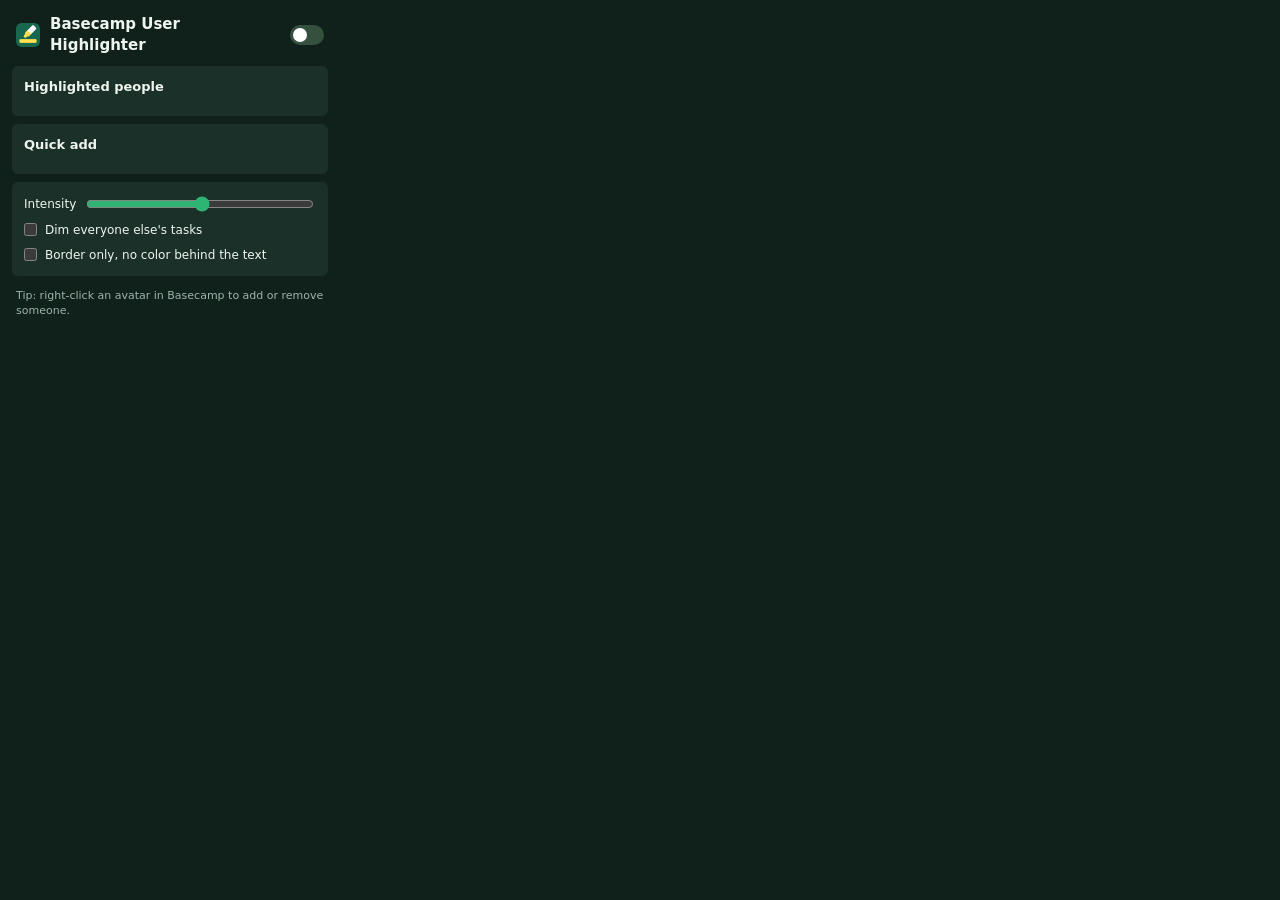
<file: popup.html>
<!doctype html>
<html lang="en">
<head>
  <meta charset="utf-8">
  <title>Basecamp User Highlighter</title>
  <style>
    :root {
      color-scheme: dark;
      --bg: #10201a;
      --card: #1b3028;
      --text: #eef5ef;
      --muted: #9db5a8;
      --accent: #2fb573;
      --track: #35503f;
    }
    * { box-sizing: border-box; }
    body {
      margin: 0;
      width: 340px;
      background: var(--bg);
      color: var(--text);
      font: 13px/1.4 system-ui, -apple-system, "Segoe UI", sans-serif;
    }
    header { display: flex; align-items: center; gap: 10px; padding: 14px 16px 10px; }
    header img { width: 24px; height: 24px; border-radius: 5px; }
    h1 { flex: 1; margin: 0; font-size: 15px; font-weight: 600; }
    main { padding: 0 12px 12px; display: grid; gap: 8px; }
    .card { padding: 12px; background: var(--card); border-radius: 6px; }
    h2 { margin: 0 0 8px; font-size: 13px; font-weight: 600; }
    .hint { color: var(--muted); font-size: 12px; }
    .switch { position: relative; flex: none; width: 34px; height: 20px; }
    .switch input { position: absolute; opacity: 0; inset: 0; margin: 0; cursor: pointer; }
    .switch span { position: absolute; inset: 0; border-radius: 10px; background: var(--track); transition: background .15s; pointer-events: none; }
    .switch span::after { content: ""; position: absolute; top: 3px; left: 3px; width: 14px; height: 14px; border-radius: 50%; background: #fff; transition: transform .15s; }
    .switch input:checked + span { background: var(--accent); }
    .switch input:checked + span::after { transform: translateX(14px); }
    .switch input:focus-visible + span { outline: 2px solid var(--accent); outline-offset: 2px; }
    button { font: inherit; color: inherit; cursor: pointer; }
    .person { display: flex; align-items: center; gap: 8px; min-height: 30px; }
    .person.off .name, .person.off .count { opacity: .5; }
    .dot { flex: none; width: 26px; height: 26px; padding: 0; border: 3px solid; border-radius: 50%; overflow: hidden; }
    .dot .avatar { display: block; width: 100%; height: 100%; }
    .chips { display: flex; flex-wrap: wrap; gap: 6px; max-height: 150px; overflow-y: auto; }
    .chip { display: flex; align-items: center; gap: 6px; max-width: 100%; padding: 3px 8px 3px 3px; border: 1px solid var(--track); border-radius: 14px; background: none; }
    .chip:hover { border-color: var(--accent); background: var(--track); }
    .chip.away { opacity: .65; }
    .chip > span:not(.count) { overflow: hidden; text-overflow: ellipsis; white-space: nowrap; }
    #search { width: 100%; margin-bottom: 8px; padding: 4px 8px; border: 1px solid var(--track); border-radius: 4px; background: var(--bg); color: inherit; font: inherit; }
    .avatar { flex: none; width: 22px; height: 22px; border-radius: 50%; object-fit: cover; }
    .name { flex: 1; min-width: 0; padding: 3px 5px; border: 1px solid transparent; border-radius: 4px; background: none; color: inherit; font: inherit; overflow: hidden; text-overflow: ellipsis; white-space: nowrap; }
    input.name:hover, input.name:focus { border-color: var(--track); background: var(--bg); outline: none; }
    .count { flex: none; min-width: 20px; padding: 0 5px; border-radius: 9px; background: var(--track); font-size: 11px; line-height: 18px; text-align: center; }
    .icon { flex: none; width: 24px; height: 24px; padding: 0; border: 0; border-radius: 4px; background: none; color: var(--muted); font-size: 16px; line-height: 1; }
    .icon:hover { background: var(--track); color: var(--text); }
    .swatches { display: grid; grid-template-columns: repeat(6, 1fr); gap: 6px; padding: 8px 0 8px 26px; }
    .swatches button { aspect-ratio: 1; padding: 0; border: 2px solid transparent; border-radius: 50%; }
    .swatches button.current, .swatches button:hover { border-color: #fff; }
    .picker { display: grid; gap: 8px; padding: 6px 0 2px 26px; }
    .picker-area { position: relative; height: 90px; border-radius: 6px; background-image: linear-gradient(to top, #000, transparent), linear-gradient(to right, #fff, transparent); cursor: crosshair; touch-action: none; }
    .picker-handle { position: absolute; width: 14px; height: 14px; margin: -7px 0 0 -7px; border: 2px solid #fff; border-radius: 50%; box-shadow: 0 0 2px #000; pointer-events: none; }
    .picker-hue { width: 100%; height: 10px; margin: 0; border-radius: 5px; appearance: none; background: linear-gradient(to right, #f00, #ff0, #0f0, #0ff, #00f, #f0f, #f00); cursor: pointer; }
    .picker-hue::-webkit-slider-thumb { appearance: none; width: 14px; height: 14px; border: 2px solid #fff; border-radius: 50%; background: transparent; box-shadow: 0 0 2px #000; }
    .picker-hue::-moz-range-thumb { width: 10px; height: 10px; border: 2px solid #fff; border-radius: 50%; background: transparent; box-shadow: 0 0 2px #000; }
    .picker-hex { width: 90px; padding: 3px 6px; border: 1px solid var(--track); border-radius: 4px; background: var(--bg); color: inherit; font: 12px ui-monospace, monospace; }
    .option { display: flex; gap: 8px; align-items: flex-start; margin-top: 8px; font-size: 12px; cursor: pointer; }
    .option input { margin: 1px 0 0; accent-color: var(--accent); cursor: pointer; }
    .slider { display: flex; align-items: center; gap: 8px; font-size: 12px; }
    .slider input { flex: 1; min-width: 0; accent-color: var(--accent); }
    .action { width: 100%; margin-top: 8px; padding: 6px; border: 0; border-radius: 4px; background: var(--accent); color: #10201a; font-weight: 600; }
    footer { padding: 0 16px 12px; color: var(--muted); font-size: 11px; }
  </style>
</head>
<body>
  <header>
    <img src="icons/icon-48.png" alt="">
    <h1>Basecamp User Highlighter</h1>
    <label class="switch" title="Turn highlighting on or off"><input id="enabled" type="checkbox" aria-label="Highlighting"><span></span></label>
  </header>
  <main>
    <section class="card" id="access" hidden>
      <div class="hint">The extension needs your permission to run on Basecamp.</div>
      <button class="action" id="grant" type="button">Allow on Basecamp</button>
    </section>
    <section class="card">
      <h2>Highlighted people</h2>
      <div id="persons"></div>
    </section>
    <section class="card">
      <h2>Quick add</h2>
      <input id="search" type="search" placeholder="Search for someone" aria-label="Search for someone" hidden>
      <div id="page"></div>
    </section>
    <section class="card">
      <div class="slider">
        <label for="opacity">Intensity</label>
        <input id="opacity" type="range" min="0.05" max="0.8" step="0.01">
      </div>
      <label class="option"><input id="dimOthers" type="checkbox"><span>Dim everyone else's tasks</span></label>
      <label class="option"><input id="borderOnly" type="checkbox"><span>Border only, no color behind the text</span></label>
    </section>
  </main>
  <footer>Tip: right-click an avatar in Basecamp to add or remove someone.</footer>
  <script src="src/settings.js"></script>
  <script src="popup.js"></script>
</body>
</html>
</file>
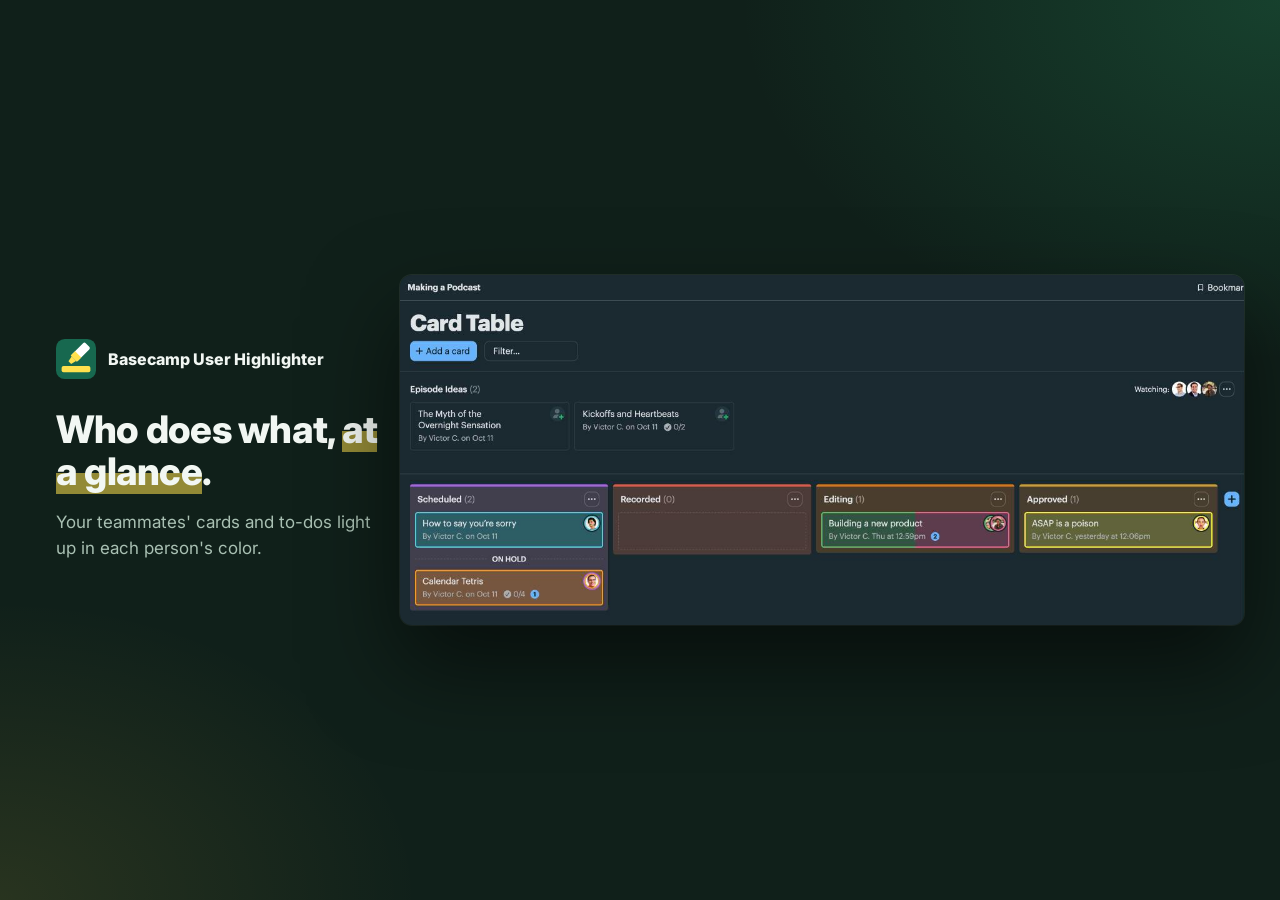
<file: store/scenes.html>
<!DOCTYPE html>
<html lang="en">
<!--
  Store visuals (Chrome Web Store, Firefox Add-ons, GitHub Pages), rendered by store/render.mjs.
  One scene per anchor. The pictures are real screenshots of Basecamp's sample project with the
  extension loaded (store/captures, 1512x806 CSS pixels), cropped here with .crop (--x, --y, --w, --h).
-->
<head>
  <meta charset="utf-8">
  <link rel="preconnect" href="https://fonts.googleapis.com">
  <link href="https://fonts.googleapis.com/css2?family=Inter:wght@400;600;700;800&display=swap" rel="stylesheet">
  <style>
    :root { --bg: #10201a; --text: #a9c0b3; --bright: #f2f7f3; --green: #2fb573; --yellow: #ffe14d; }
    * { box-sizing: border-box; }
    html, body { margin: 0; width: 100vw; height: 100vh; overflow: hidden; }
    body { font-family: Inter, -apple-system, "Segoe UI", sans-serif; color: var(--text); background: var(--bg); }
    .scene { display: none; position: relative; width: 100%; height: 100%; }
    .scene.on { display: flex; }
    .backdrop { background: radial-gradient(900px 600px at 100% 0%, rgba(47, 181, 115, .22), transparent 60%), radial-gradient(700px 500px at 0% 100%, rgba(255, 225, 77, .1), transparent 60%), var(--bg); }
    .copy { width: 400px; flex: none; padding: 0 20px 0 56px; display: flex; flex-direction: column; justify-content: center; }
    .brand { display: flex; align-items: center; gap: 12px; font-weight: 800; font-size: 16px; color: var(--bright); margin-bottom: 30px; }
    .brand img { width: 40px; height: 40px; }
    h1 { font-size: 38px; line-height: 1.1; letter-spacing: -.02em; margin: 0 0 18px; font-weight: 800; color: var(--bright); }
    h1 mark { background: linear-gradient(transparent 55%, rgba(255, 225, 77, .55) 55%); color: inherit; }
    .lead { font-size: 17px; line-height: 1.5; margin: 0; }
    .stage { flex: 1; min-width: 0; display: flex; flex-direction: column; align-items: center; justify-content: center; gap: 16px; padding-right: 36px; }
    .browser { width: 100%; border-radius: 12px; overflow: hidden; background: var(--bg); box-shadow: 0 40px 90px rgba(0, 0, 0, .55), 0 0 0 1px rgba(255, 255, 255, .08); }
    .crop { position: relative; width: 100%; aspect-ratio: calc(var(--w) / var(--h)); overflow: hidden; }
    .crop img { position: absolute; width: calc(1512 / var(--w) * 100%); left: calc(var(--x) / var(--w) * -100%); top: calc(var(--y) / var(--h) * -100%); }
    .label { align-self: flex-start; margin-bottom: -8px; font-size: 14px; font-weight: 700; color: var(--bright); }
    .popup-shot { height: 690px; border-radius: 12px; box-shadow: 0 40px 90px rgba(0, 0, 0, .55); }
    #promo { flex-direction: column; align-items: center; justify-content: center; text-align: center; gap: 10px; }
    #promo img { width: 84px; height: 84px; }
    #promo h1 { font-size: 28px; margin: 0; }
    #promo p { margin: 0; font-size: 15px; }
    #marquee .copy { width: 560px; padding-left: 80px; }
    #marquee h1 { font-size: 50px; }
  </style>
</head>
<body>
<section class="scene backdrop" id="hero">
  <div class="copy">
    <div class="brand"><img src="icon.svg" alt="">Basecamp User Highlighter</div>
    <h1>Who does what, <mark>at a glance</mark>.</h1>
    <p class="lead">Your teammates' cards and to-dos light up in each person's color.</p>
  </div>
  <div class="stage"><div class="browser"><div class="crop" style="--x: 48; --y: 72; --w: 1350; --h: 560;"><img src="captures/board.jpg" alt=""></div></div></div>
</section>
<section class="scene backdrop" id="shared">
  <div class="copy">
    <div class="brand"><img src="icon.svg" alt="">Basecamp User Highlighter</div>
    <h1>One color <mark>per person</mark>.</h1>
    <p class="lead">A shared task shows all its colors, and a ring on the avatar tells you who is who. The text stays sharp: the tint goes underneath.</p>
  </div>
  <div class="stage"><div class="browser"><div class="crop" style="--x: 710; --y: 440; --w: 660; --h: 90;"><img src="captures/board.jpg" alt=""></div></div></div>
</section>
<section class="scene backdrop" id="lists">
  <div class="copy">
    <div class="brand"><img src="icon.svg" alt="">Basecamp User Highlighter</div>
    <h1>On boards <mark>and lists</mark>.</h1>
    <p class="lead">Card tables, to-do lists and My Tasks. Nothing inside a card or a to-do, where it wouldn't help.</p>
  </div>
  <div class="stage"><div class="browser"><div class="crop" style="--x: 207; --y: 515; --w: 1088; --h: 240;"><img src="captures/list.jpg" alt=""></div></div></div>
</section>
<section class="scene backdrop" id="options">
  <div class="copy">
    <div class="brand"><img src="icon.svg" alt="">Basecamp User Highlighter</div>
    <h1>Your <mark>way</mark>.</h1>
    <p class="lead">Dim everyone else's tasks to focus, keep just a border, or set the intensity.</p>
  </div>
  <div class="stage">
    <div class="label">Dim everyone else's tasks</div>
    <div class="browser"><div class="crop" style="--x: 207; --y: 515; --w: 1088; --h: 240;"><img src="captures/focus.jpg" alt=""></div></div>
    <div class="label">Border only</div>
    <div class="browser"><div class="crop" style="--x: 60; --y: 440; --w: 1310; --h: 172;"><img src="captures/border.jpg" alt=""></div></div>
  </div>
</section>
<section class="scene backdrop" id="popup">
  <div class="copy">
    <div class="brand"><img src="icon.svg" alt="">Basecamp User Highlighter</div>
    <h1>One click <mark>to add</mark>.</h1>
    <p class="lead">People you come across in Basecamp show up on their own. No ids to look up, and a free color for each, yours to change anytime.</p>
  </div>
  <div class="stage"><img class="popup-shot" src="captures/popup.png" alt=""></div>
</section>
<section class="scene backdrop" id="promo">
  <img src="icon.svg" alt="">
  <h1>Basecamp User Highlighter</h1>
  <p>Who does what, at a glance</p>
</section>
<section class="scene backdrop" id="marquee">
  <div class="copy">
    <div class="brand"><img src="icon.svg" alt="">Basecamp User Highlighter</div>
    <h1>Who does what, <mark>at a glance</mark>.</h1>
    <p class="lead">Your teammates' cards and to-dos light up in each person's color.</p>
  </div>
  <div class="stage"><div class="browser"><div class="crop" style="--x: 48; --y: 400; --w: 1350; --h: 340;"><img src="captures/board.jpg" alt=""></div></div></div>
</section>
<script>
  const show = () => document.querySelectorAll('.scene').forEach(s => s.classList.toggle('on', '#' + s.id === (location.hash || '#hero')));
  addEventListener('hashchange', show);
  show();
</script>
</body>
</html>
</file>
